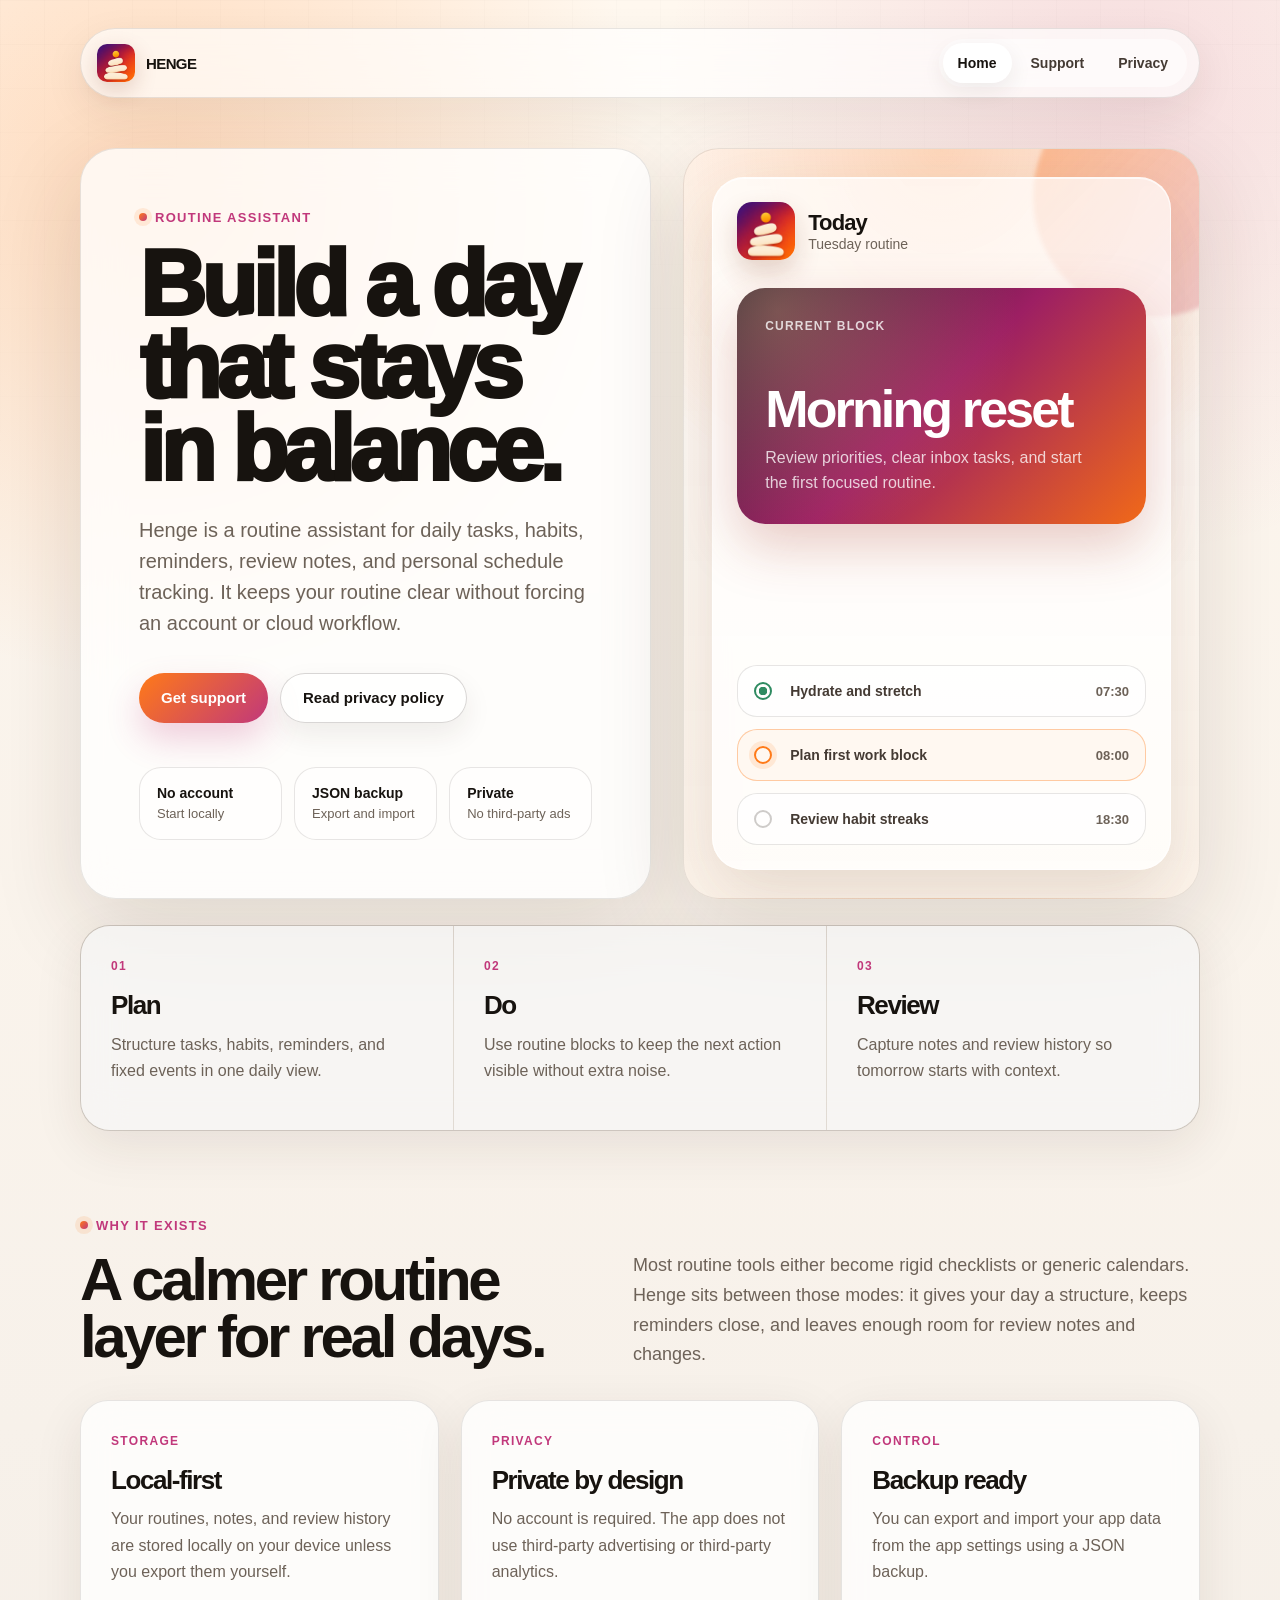
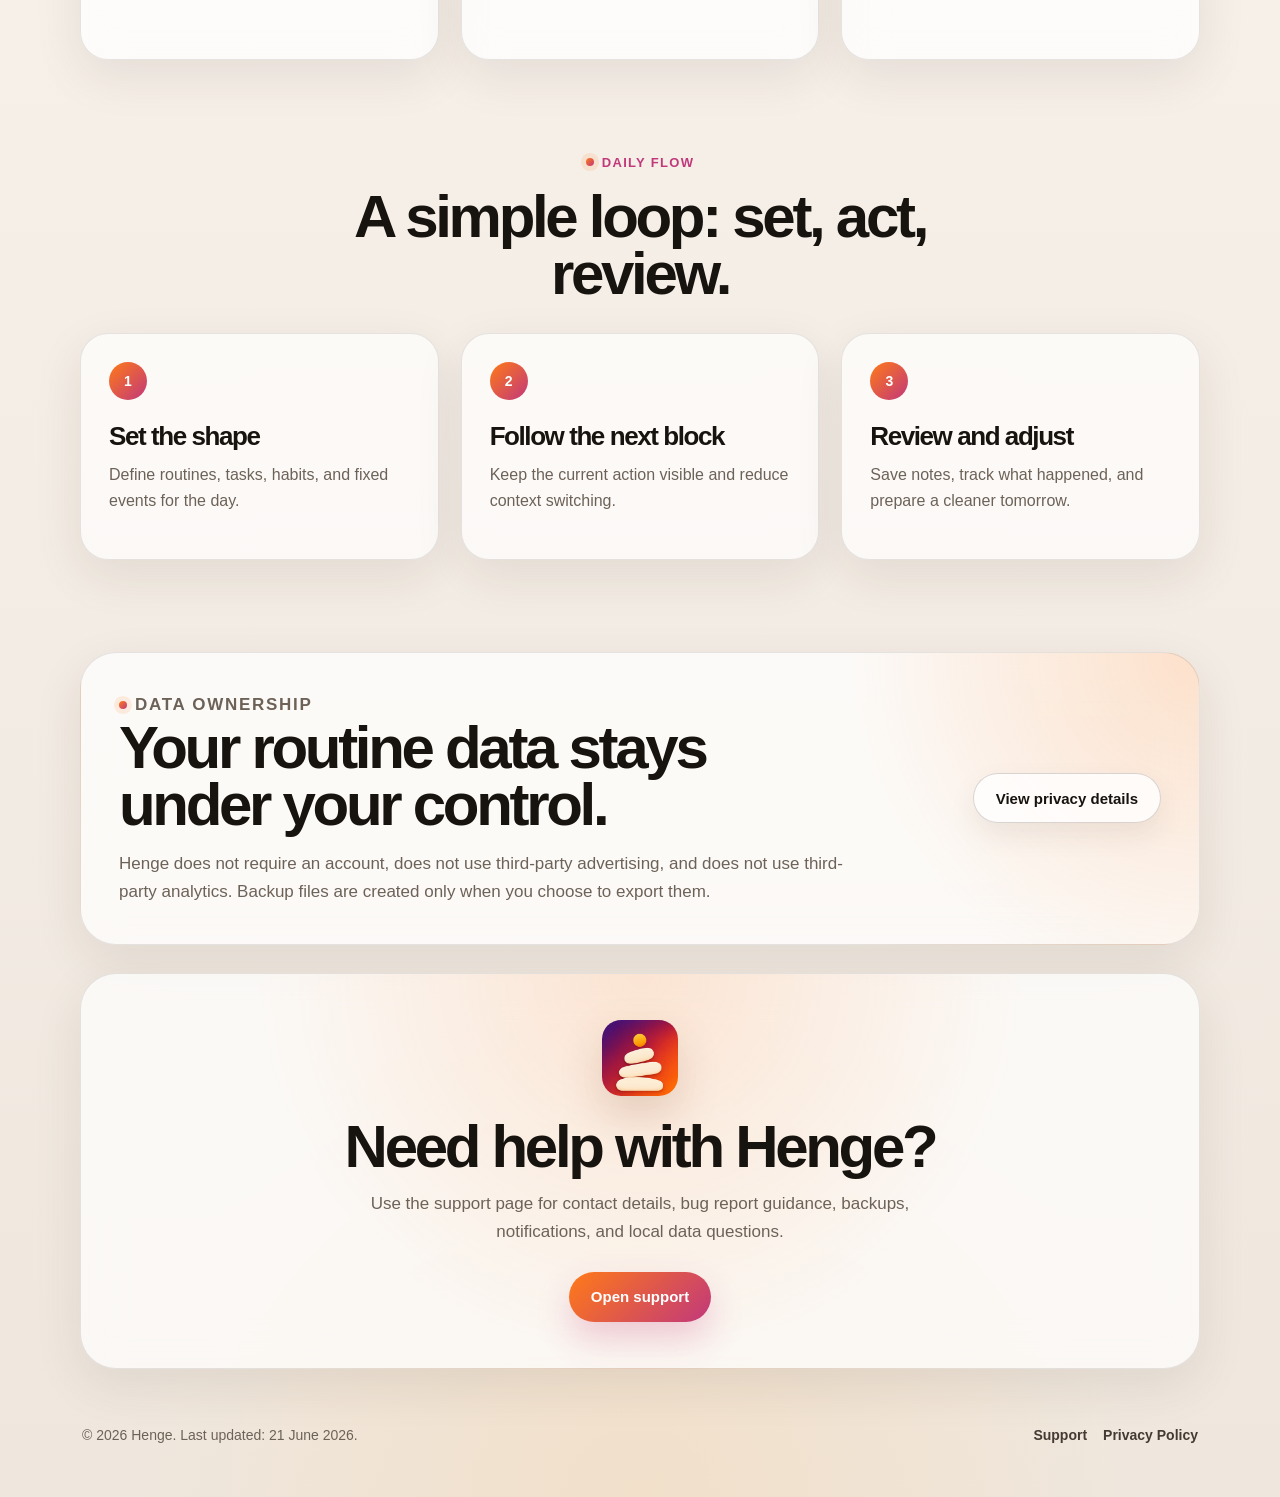
<file: index.html>
<!doctype html>
<html lang="en">
<head>
  <meta charset="utf-8">
  <meta name="viewport" content="width=device-width, initial-scale=1">

  <title>HENGE — Routine assistant</title>
  <meta name="description" content="Henge is a routine assistant app for daily routines, habits, reminders, review notes, and personal schedule tracking.">

  <link rel="stylesheet" href="style.css">
  <link rel="icon" href="assets/favicon.ico">
  <link rel="apple-touch-icon" href="assets/apple-touch-icon.png">
  <link rel="manifest" href="site.webmanifest">

  <meta property="og:title" content="HENGE">
  <meta property="og:description" content="A routine assistant app for routines, habits, reminders, notes, and review.">
  <meta property="og:image" content="assets/og-image.png">
  <meta property="og:type" content="website">

  <meta name="theme-color" content="#fff8ef">
</head>
<body>
  <a class="skip-link" href="#main">Skip to content</a>

  <div class="site-shell">
    <header class="site-header">
      <a class="brand" href="./" aria-label="Henge home">
        <img src="assets/henge-icon.png" alt="" class="brand-icon">
        <span>HENGE</span>
      </a>

      <nav class="site-nav" aria-label="Main navigation">
        <a aria-current="page" href="./">Home</a>
        <a href="support.html">Support</a>
        <a href="privacy.html">Privacy</a>
      </nav>
    </header>

    <main id="main">
      <section class="hero" aria-labelledby="hero-title">
        <div class="hero-copy">
          <p class="eyebrow">Routine assistant</p>
          <h1 id="hero-title">Build a day that stays in balance.</h1>
          <p class="hero-text">Henge is a routine assistant for daily tasks, habits, reminders, review notes, and personal schedule tracking. It keeps your routine clear without forcing an account or cloud workflow.</p>

          <div class="hero-actions" aria-label="Primary actions">
            <a class="button primary" href="support.html">Get support</a>
            <a class="button secondary" href="privacy.html">Read privacy policy</a>
          </div>

          <dl class="proof-grid" aria-label="Henge highlights">
            <div>
              <dt>No account</dt>
              <dd>Start locally</dd>
            </div>
            <div>
              <dt>JSON backup</dt>
              <dd>Export and import</dd>
            </div>
            <div>
              <dt>Private</dt>
              <dd>No third-party ads</dd>
            </div>
          </dl>
        </div>

        <div class="hero-visual" aria-label="Henge routine preview">
          <div class="device-card">
            <div class="device-topbar">
              <img src="assets/henge-icon.png" alt="" class="device-icon">
              <div>
                <strong>Today</strong>
                <span>Tuesday routine</span>
              </div>
            </div>

            <div class="focus-card">
              <span class="focus-label">Current block</span>
              <h2>Morning reset</h2>
              <p>Review priorities, clear inbox tasks, and start the first focused routine.</p>
            </div>

            <div class="task-list" aria-hidden="true">
              <div class="task-row complete"><span></span><p>Hydrate and stretch</p><time>07:30</time></div>
              <div class="task-row active"><span></span><p>Plan first work block</p><time>08:00</time></div>
              <div class="task-row"><span></span><p>Review habit streaks</p><time>18:30</time></div>
            </div>
          </div>
        </div>
      </section>

      <section class="feature-strip" aria-label="Core product promises">
        <article>
          <span class="feature-number">01</span>
          <h2>Plan</h2>
          <p>Structure tasks, habits, reminders, and fixed events in one daily view.</p>
        </article>
        <article>
          <span class="feature-number">02</span>
          <h2>Do</h2>
          <p>Use routine blocks to keep the next action visible without extra noise.</p>
        </article>
        <article>
          <span class="feature-number">03</span>
          <h2>Review</h2>
          <p>Capture notes and review history so tomorrow starts with context.</p>
        </article>
      </section>

      <section class="section intro-section" aria-labelledby="why-title">
        <div class="section-heading">
          <p class="eyebrow">Why it exists</p>
          <h2 id="why-title">A calmer routine layer for real days.</h2>
        </div>
        <div class="section-copy">
          <p>Most routine tools either become rigid checklists or generic calendars. Henge sits between those modes: it gives your day a structure, keeps reminders close, and leaves enough room for review notes and changes.</p>
        </div>
      </section>

      <section class="cards-grid" aria-label="Henge features">
        <article class="info-card">
          <span class="card-kicker">Storage</span>
          <h3>Local-first</h3>
          <p>Your routines, notes, and review history are stored locally on your device unless you export them yourself.</p>
        </article>

        <article class="info-card">
          <span class="card-kicker">Privacy</span>
          <h3>Private by design</h3>
          <p>No account is required. The app does not use third-party advertising or third-party analytics.</p>
        </article>

        <article class="info-card">
          <span class="card-kicker">Control</span>
          <h3>Backup ready</h3>
          <p>You can export and import your app data from the app settings using a JSON backup.</p>
        </article>
      </section>

      <section class="workflow" aria-labelledby="workflow-title">
        <div class="section-heading centered">
          <p class="eyebrow">Daily flow</p>
          <h2 id="workflow-title">A simple loop: set, act, review.</h2>
        </div>

        <div class="timeline">
          <article>
            <span>1</span>
            <h3>Set the shape</h3>
            <p>Define routines, tasks, habits, and fixed events for the day.</p>
          </article>
          <article>
            <span>2</span>
            <h3>Follow the next block</h3>
            <p>Keep the current action visible and reduce context switching.</p>
          </article>
          <article>
            <span>3</span>
            <h3>Review and adjust</h3>
            <p>Save notes, track what happened, and prepare a cleaner tomorrow.</p>
          </article>
        </div>
      </section>

      <section class="privacy-band" aria-labelledby="privacy-title">
        <div>
          <p class="eyebrow">Data ownership</p>
          <h2 id="privacy-title">Your routine data stays under your control.</h2>
          <p>Henge does not require an account, does not use third-party advertising, and does not use third-party analytics. Backup files are created only when you choose to export them.</p>
        </div>
        <a class="button secondary" href="privacy.html">View privacy details</a>
      </section>

      <section class="final-cta" aria-labelledby="support-title">
        <img src="assets/henge-icon.png" alt="" class="cta-icon">
        <h2 id="support-title">Need help with Henge?</h2>
        <p>Use the support page for contact details, bug report guidance, backups, notifications, and local data questions.</p>
        <a class="button primary" href="support.html">Open support</a>
      </section>
    </main>

    <footer class="site-footer">
      <p>© 2026 Henge. Last updated: 21 June 2026.</p>
      <div>
        <a href="support.html">Support</a>
        <a href="privacy.html">Privacy Policy</a>
      </div>
    </footer>
  </div>
</body>
</html>
</file>
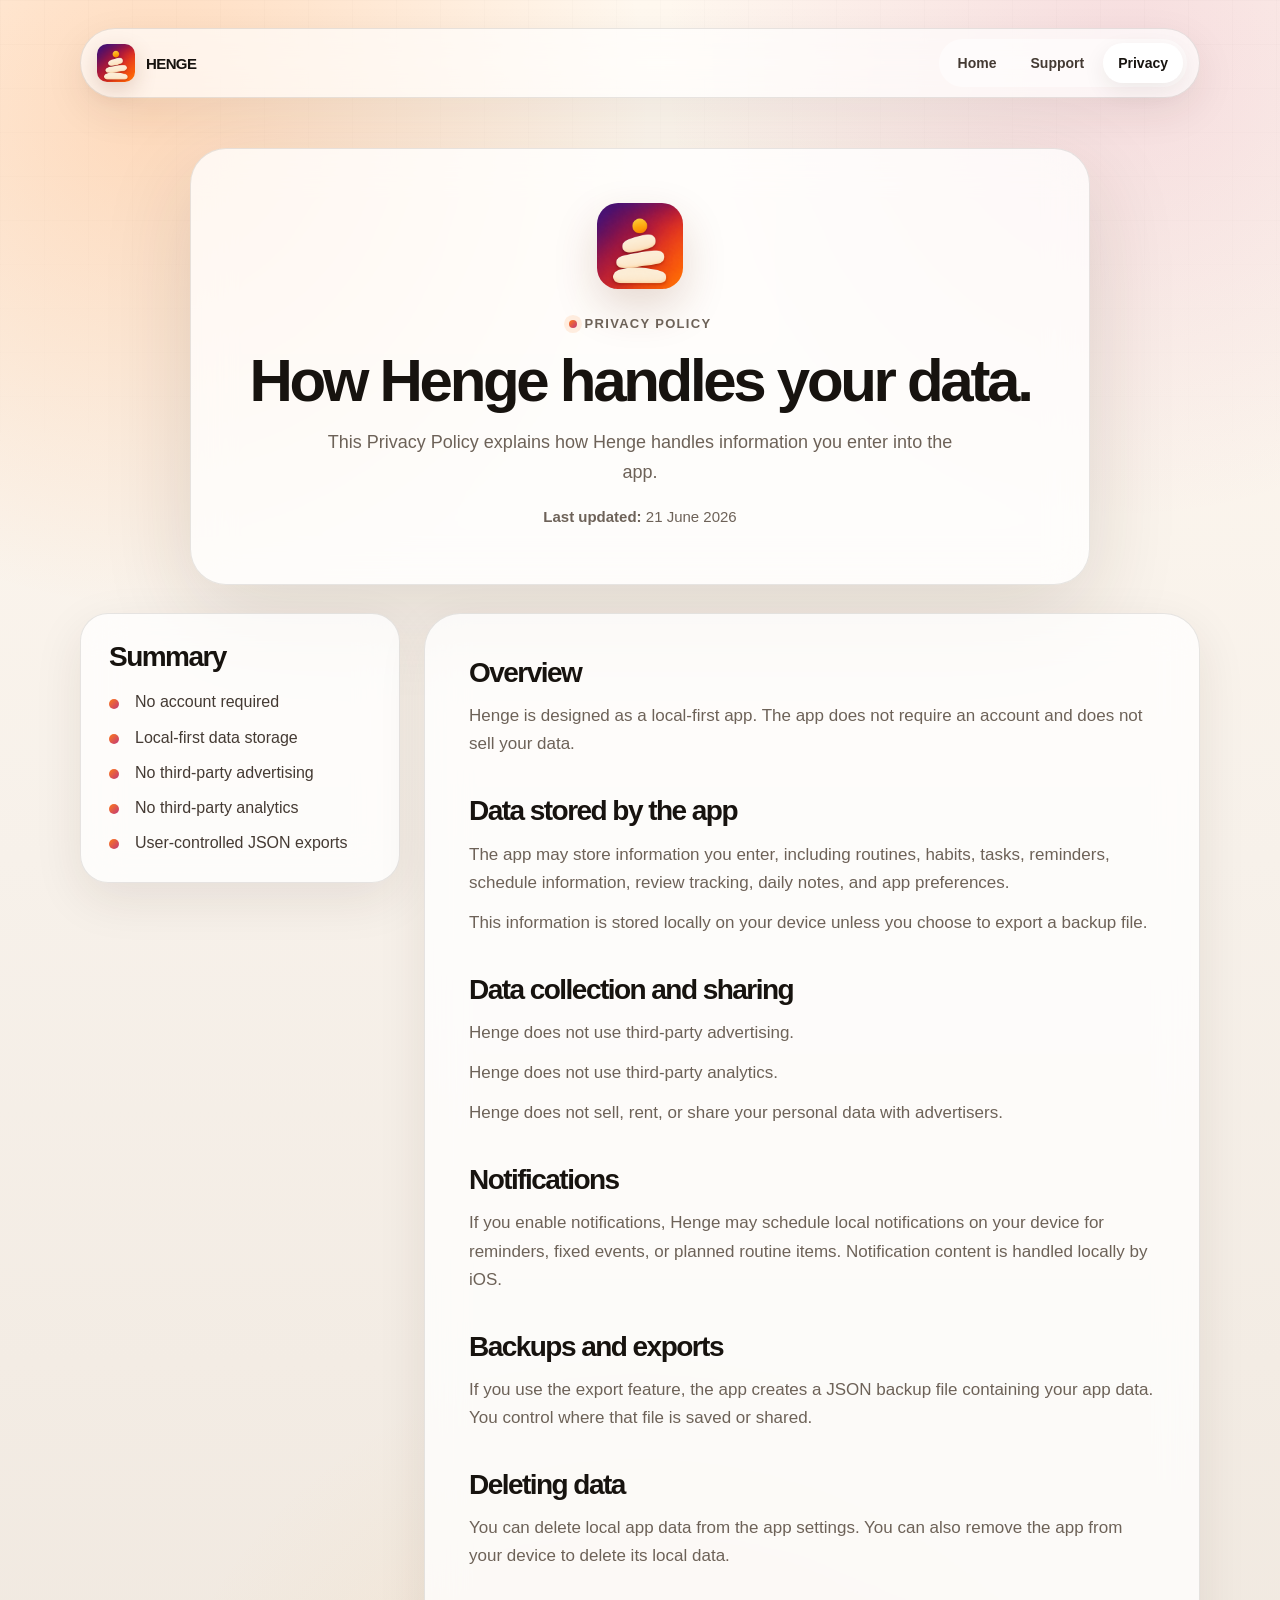
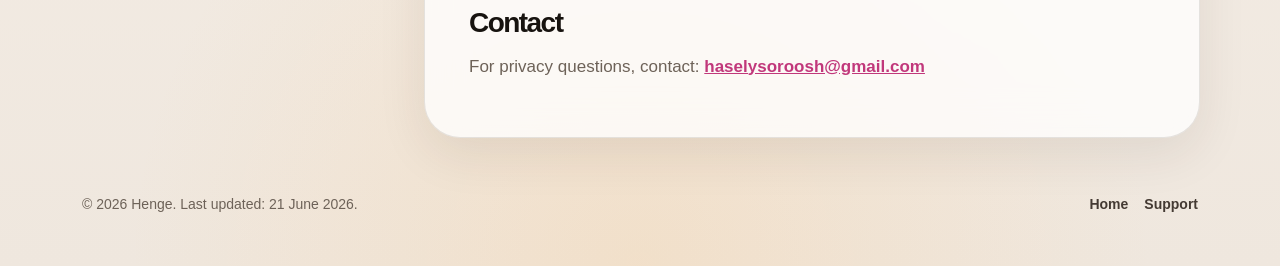
<file: privacy.html>
<!doctype html>
<html lang="en">
<head>
  <meta charset="utf-8">
  <meta name="viewport" content="width=device-width, initial-scale=1">

  <title>Henge Privacy Policy</title>
  <meta name="description" content="Privacy policy for Henge, a routine assistant app.">

  <link rel="stylesheet" href="style.css">
  <link rel="icon" href="assets/favicon.ico">
  <link rel="apple-touch-icon" href="assets/apple-touch-icon.png">
  <link rel="manifest" href="site.webmanifest">

  <meta property="og:title" content="Henge Privacy Policy">
  <meta property="og:description" content="Privacy policy for Henge, a routine assistant app.">
  <meta property="og:image" content="assets/og-image.png">
  <meta property="og:type" content="website">

  <meta name="theme-color" content="#fff8ef">
</head>
<body>
  <a class="skip-link" href="#main">Skip to content</a>

  <div class="site-shell">
    <header class="site-header">
      <a class="brand" href="./" aria-label="Henge home">
        <img src="assets/henge-icon.png" alt="" class="brand-icon">
        <span>HENGE</span>
      </a>

      <nav class="site-nav" aria-label="Main navigation">
        <a href="./">Home</a>
        <a href="support.html">Support</a>
        <a aria-current="page" href="privacy.html">Privacy</a>
      </nav>
    </header>

    <main id="main">
      <section class="subpage-hero policy-hero">
        <img class="page-icon" src="assets/henge-icon.png" alt="Henge app icon">
        <p class="eyebrow">Privacy Policy</p>
        <h1>How Henge handles your data.</h1>
        <p>This Privacy Policy explains how Henge handles information you enter into the app.</p>
        <p class="last-updated"><strong>Last updated:</strong> 21 June 2026</p>
      </section>

      <section class="policy-layout">
        <aside class="policy-summary" aria-label="Privacy summary">
          <h2>Summary</h2>
          <ul>
            <li>No account required</li>
            <li>Local-first data storage</li>
            <li>No third-party advertising</li>
            <li>No third-party analytics</li>
            <li>User-controlled JSON exports</li>
          </ul>
        </aside>

        <article class="policy-card">
          <h2>Overview</h2>
          <p>Henge is designed as a local-first app. The app does not require an account and does not sell your data.</p>

          <h2>Data stored by the app</h2>
          <p>The app may store information you enter, including routines, habits, tasks, reminders, schedule information, review tracking, daily notes, and app preferences.</p>
          <p>This information is stored locally on your device unless you choose to export a backup file.</p>

          <h2>Data collection and sharing</h2>
          <p>Henge does not use third-party advertising.</p>
          <p>Henge does not use third-party analytics.</p>
          <p>Henge does not sell, rent, or share your personal data with advertisers.</p>

          <h2>Notifications</h2>
          <p>If you enable notifications, Henge may schedule local notifications on your device for reminders, fixed events, or planned routine items. Notification content is handled locally by iOS.</p>

          <h2>Backups and exports</h2>
          <p>If you use the export feature, the app creates a JSON backup file containing your app data. You control where that file is saved or shared.</p>

          <h2>Deleting data</h2>
          <p>You can delete local app data from the app settings. You can also remove the app from your device to delete its local data.</p>

          <h2>Contact</h2>
          <p>For privacy questions, contact: <a href="mailto:haselysoroosh@gmail.com">haselysoroosh@gmail.com</a></p>
        </article>
      </section>
    </main>

    <footer class="site-footer">
      <p>© 2026 Henge. Last updated: 21 June 2026.</p>
      <div>
        <a href="./">Home</a>
        <a href="support.html">Support</a>
      </div>
    </footer>
  </div>
</body>
</html>
</file>
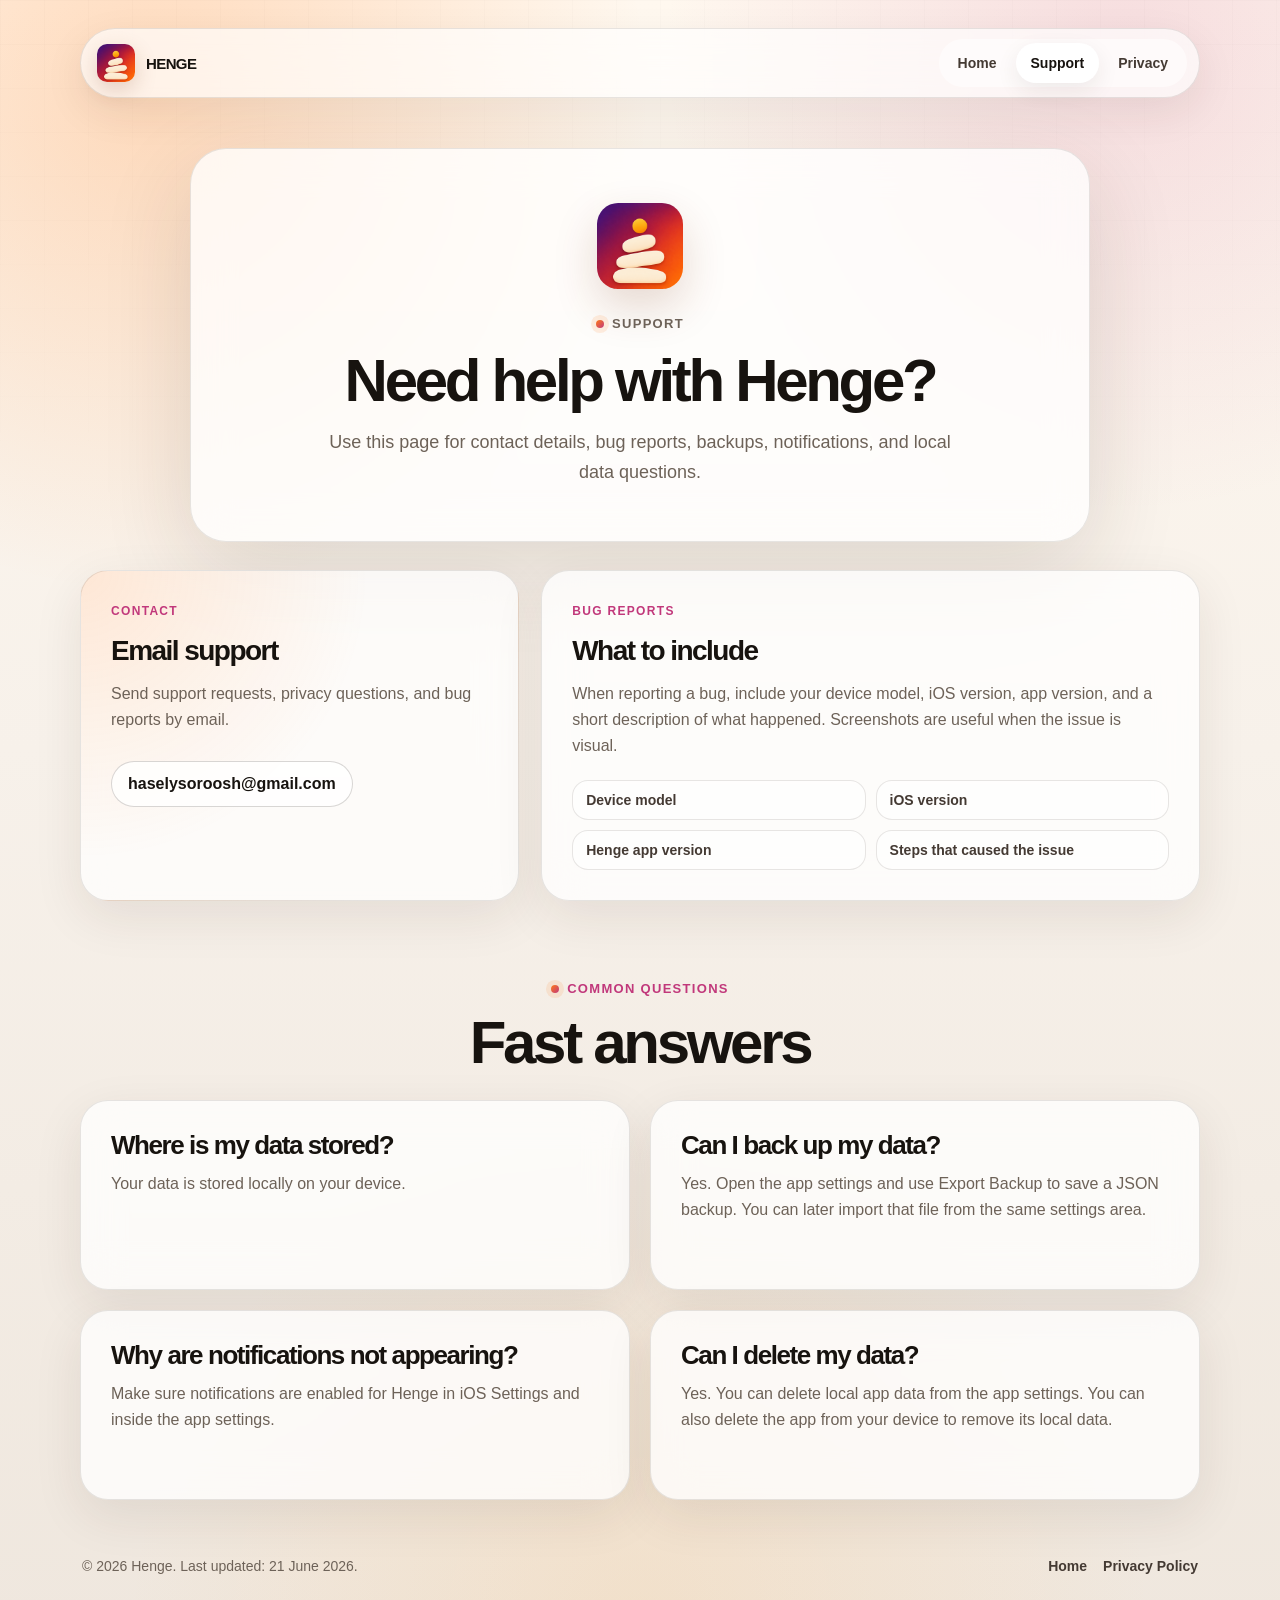
<file: support.html>
<!doctype html>
<html lang="en">
<head>
  <meta charset="utf-8">
  <meta name="viewport" content="width=device-width, initial-scale=1">

  <title>Henge Support</title>
  <meta name="description" content="Support, troubleshooting, and contact information for Henge.">

  <link rel="stylesheet" href="style.css">
  <link rel="icon" href="assets/favicon.ico">
  <link rel="apple-touch-icon" href="assets/apple-touch-icon.png">
  <link rel="manifest" href="site.webmanifest">

  <meta property="og:title" content="Henge Support">
  <meta property="og:description" content="Support, troubleshooting, and contact information for Henge.">
  <meta property="og:image" content="assets/og-image.png">
  <meta property="og:type" content="website">

  <meta name="theme-color" content="#fff8ef">
</head>
<body>
  <a class="skip-link" href="#main">Skip to content</a>

  <div class="site-shell">
    <header class="site-header">
      <a class="brand" href="./" aria-label="Henge home">
        <img src="assets/henge-icon.png" alt="" class="brand-icon">
        <span>HENGE</span>
      </a>

      <nav class="site-nav" aria-label="Main navigation">
        <a href="./">Home</a>
        <a aria-current="page" href="support.html">Support</a>
        <a href="privacy.html">Privacy</a>
      </nav>
    </header>

    <main id="main">
      <section class="subpage-hero">
        <img class="page-icon" src="assets/henge-icon.png" alt="Henge app icon">
        <p class="eyebrow">Support</p>
        <h1>Need help with Henge?</h1>
        <p>Use this page for contact details, bug reports, backups, notifications, and local data questions.</p>
      </section>

      <section class="support-layout" aria-label="Support information">
        <article class="contact-card">
          <span class="card-kicker">Contact</span>
          <h2>Email support</h2>
          <p>Send support requests, privacy questions, and bug reports by email.</p>
          <a class="email-link" href="mailto:haselysoroosh@gmail.com">haselysoroosh@gmail.com</a>
        </article>

        <article class="info-card large-card">
          <span class="card-kicker">Bug reports</span>
          <h2>What to include</h2>
          <p>When reporting a bug, include your device model, iOS version, app version, and a short description of what happened. Screenshots are useful when the issue is visual.</p>
          <ul class="clean-list">
            <li>Device model</li>
            <li>iOS version</li>
            <li>Henge app version</li>
            <li>Steps that caused the issue</li>
          </ul>
        </article>
      </section>

      <section class="faq-section" aria-labelledby="faq-title">
        <div class="section-heading centered">
          <p class="eyebrow">Common questions</p>
          <h2 id="faq-title">Fast answers</h2>
        </div>

        <div class="faq-grid">
          <article class="faq-card">
            <h3>Where is my data stored?</h3>
            <p>Your data is stored locally on your device.</p>
          </article>

          <article class="faq-card">
            <h3>Can I back up my data?</h3>
            <p>Yes. Open the app settings and use Export Backup to save a JSON backup. You can later import that file from the same settings area.</p>
          </article>

          <article class="faq-card">
            <h3>Why are notifications not appearing?</h3>
            <p>Make sure notifications are enabled for Henge in iOS Settings and inside the app settings.</p>
          </article>

          <article class="faq-card">
            <h3>Can I delete my data?</h3>
            <p>Yes. You can delete local app data from the app settings. You can also delete the app from your device to remove its local data.</p>
          </article>
        </div>
      </section>
    </main>

    <footer class="site-footer">
      <p>© 2026 Henge. Last updated: 21 June 2026.</p>
      <div>
        <a href="./">Home</a>
        <a href="privacy.html">Privacy Policy</a>
      </div>
    </footer>
  </div>
</body>
</html>
</file>
<file: style.css>
:root {
  color-scheme: light;
  --page: #f7f1ea;
  --page-warm: #fff8ef;
  --surface: rgba(255, 255, 255, 0.76);
  --surface-solid: #ffffff;
  --surface-muted: rgba(255, 247, 237, 0.72);
  --text: #17130f;
  --muted: #6d6258;
  --muted-strong: #443a33;
  --line: rgba(42, 31, 22, 0.11);
  --line-strong: rgba(42, 31, 22, 0.18);
  --accent: #ff7a18;
  --accent-2: #c1387b;
  --accent-3: #5b2cab;
  --success: #2f8b61;
  --shadow: 0 28px 90px rgba(55, 36, 22, 0.14);
  --soft-shadow: 0 16px 50px rgba(55, 36, 22, 0.09);
  --radius-xl: 36px;
  --radius-lg: 28px;
  --radius-md: 20px;
  --content: 1120px;
}

* {
  box-sizing: border-box;
}

html {
  min-height: 100%;
  background: var(--page);
  scroll-behavior: smooth;
}

body {
  margin: 0;
  min-height: 100%;
  color: var(--text);
  font-family: -apple-system, BlinkMacSystemFont, "SF Pro Display", "SF Pro Text", "Segoe UI", sans-serif;
  text-rendering: optimizeLegibility;
  background:
    radial-gradient(circle at 12% 6%, rgba(255, 122, 24, 0.24), transparent 31rem),
    radial-gradient(circle at 88% 3%, rgba(193, 56, 123, 0.14), transparent 29rem),
    radial-gradient(circle at 50% 100%, rgba(255, 184, 94, 0.16), transparent 32rem),
    linear-gradient(180deg, #fff8ef 0%, #f7f1ea 46%, #efe7de 100%);
}

body::before {
  content: "";
  position: fixed;
  inset: 0;
  pointer-events: none;
  opacity: 0.45;
  background-image: linear-gradient(rgba(23, 19, 15, 0.04) 1px, transparent 1px), linear-gradient(90deg, rgba(23, 19, 15, 0.04) 1px, transparent 1px);
  background-size: 44px 44px;
  mask-image: linear-gradient(to bottom, rgba(0, 0, 0, 0.75), transparent 72%);
}

img {
  max-width: 100%;
}

a {
  color: inherit;
}

.skip-link {
  position: absolute;
  left: 16px;
  top: -80px;
  z-index: 10;
  padding: 10px 14px;
  border-radius: 999px;
  color: #fff;
  background: var(--text);
  text-decoration: none;
}

.skip-link:focus {
  top: 16px;
}

.site-shell {
  position: relative;
  width: min(var(--content), calc(100% - 48px));
  margin: 0 auto;
  padding: 28px 0 54px;
}

.site-header {
  position: sticky;
  top: 16px;
  z-index: 5;
  display: flex;
  align-items: center;
  justify-content: space-between;
  gap: 20px;
  min-height: 64px;
  margin-bottom: 50px;
  padding: 10px 12px 10px 16px;
  border: 1px solid var(--line);
  border-radius: 999px;
  background: rgba(255, 255, 255, 0.66);
  box-shadow: 0 14px 42px rgba(55, 36, 22, 0.08);
  backdrop-filter: blur(22px);
}

.brand {
  display: inline-flex;
  align-items: center;
  gap: 11px;
  min-width: 0;
  color: var(--text);
  text-decoration: none;
  font-size: 15px;
  font-weight: 900;
  letter-spacing: -0.04em;
}

.brand-icon {
  width: 38px;
  height: 38px;
  flex: 0 0 auto;
  object-fit: cover;
  border-radius: 10px;
  box-shadow: 0 8px 22px rgba(119, 49, 18, 0.20);
}

.site-nav {
  display: flex;
  align-items: center;
  gap: 4px;
  padding: 4px;
  border-radius: 999px;
  background: rgba(255, 255, 255, 0.52);
}

.site-nav a {
  display: inline-flex;
  align-items: center;
  justify-content: center;
  min-height: 40px;
  padding: 0 15px;
  border-radius: 999px;
  color: var(--muted-strong);
  text-decoration: none;
  font-size: 14px;
  font-weight: 700;
  white-space: nowrap;
}

.site-nav a:hover,
.site-nav a[aria-current="page"] {
  color: var(--text);
  background: var(--surface-solid);
  box-shadow: 0 8px 22px rgba(55, 36, 22, 0.08);
}

.hero {
  display: grid;
  grid-template-columns: minmax(0, 1.05fr) minmax(360px, 0.95fr);
  gap: 32px;
  align-items: stretch;
  margin-bottom: 26px;
}

.hero-copy,
.hero-visual,
.feature-strip,
.info-card,
.privacy-band,
.final-cta,
.subpage-hero,
.contact-card,
.policy-card,
.policy-summary,
.faq-card {
  border: 1px solid var(--line);
  background: var(--surface);
  box-shadow: var(--soft-shadow);
  backdrop-filter: blur(20px);
}

.hero-copy {
  min-height: 620px;
  padding: 58px;
  border-radius: var(--radius-xl);
  box-shadow: var(--shadow);
}

.eyebrow {
  display: inline-flex;
  align-items: center;
  gap: 8px;
  margin: 0 0 18px;
  color: var(--accent-2);
  font-size: 13px;
  font-weight: 850;
  letter-spacing: 0.10em;
  text-transform: uppercase;
}

.eyebrow::before {
  content: "";
  width: 8px;
  height: 8px;
  border-radius: 999px;
  background: linear-gradient(135deg, var(--accent), var(--accent-2));
  box-shadow: 0 0 0 5px rgba(255, 122, 24, 0.12);
}

h1,
h2,
h3,
p {
  margin-top: 0;
}

h1,
h2,
h3 {
  letter-spacing: -0.055em;
  color: var(--text);
}

.hero h1 {
  max-width: 720px;
  margin-bottom: 24px;
  font-size: clamp(56px, 8vw, 92px);
  line-height: 0.9;
  font-weight: 950;
}

.hero-text {
  max-width: 650px;
  margin-bottom: 34px;
  color: var(--muted);
  font-size: 20px;
  line-height: 1.55;
}

.hero-actions {
  display: flex;
  flex-wrap: wrap;
  gap: 12px;
  margin-bottom: 44px;
}

.button {
  display: inline-flex;
  align-items: center;
  justify-content: center;
  min-height: 50px;
  padding: 0 22px;
  border-radius: 999px;
  text-decoration: none;
  font-size: 15px;
  font-weight: 820;
  transition: transform 160ms ease, box-shadow 160ms ease, background 160ms ease;
}

.button:hover {
  transform: translateY(-1px);
}

.button.primary {
  color: #fff;
  background: linear-gradient(135deg, var(--accent), var(--accent-2));
  box-shadow: 0 16px 34px rgba(193, 56, 123, 0.24);
}

.button.secondary {
  color: var(--text);
  border: 1px solid var(--line-strong);
  background: rgba(255, 255, 255, 0.78);
  box-shadow: 0 12px 28px rgba(55, 36, 22, 0.08);
}

.proof-grid {
  display: grid;
  grid-template-columns: repeat(3, minmax(0, 1fr));
  gap: 12px;
  margin: 0;
}

.proof-grid div {
  padding: 17px;
  border: 1px solid var(--line);
  border-radius: 22px;
  background: rgba(255, 255, 255, 0.58);
}

.proof-grid dt {
  margin-bottom: 4px;
  color: var(--text);
  font-size: 14px;
  font-weight: 850;
}

.proof-grid dd {
  margin: 0;
  color: var(--muted);
  font-size: 13px;
  line-height: 1.35;
}

.hero-visual {
  position: relative;
  overflow: hidden;
  min-height: 620px;
  padding: 28px;
  border-radius: var(--radius-xl);
  background:
    radial-gradient(circle at 50% 0%, rgba(255, 122, 24, 0.28), transparent 24rem),
    linear-gradient(180deg, rgba(255, 255, 255, 0.78), rgba(255, 245, 235, 0.74));
  box-shadow: var(--shadow);
}

.hero-visual::before {
  content: "";
  position: absolute;
  width: 240px;
  height: 240px;
  right: -74px;
  top: -72px;
  border-radius: 999px;
  background: linear-gradient(135deg, rgba(255, 122, 24, 0.36), rgba(193, 56, 123, 0.22));
  filter: blur(2px);
}

.device-card {
  position: relative;
  display: flex;
  flex-direction: column;
  min-height: 100%;
  padding: 24px;
  border: 1px solid rgba(255, 255, 255, 0.68);
  border-radius: 32px;
  background: rgba(255, 255, 255, 0.70);
  box-shadow: inset 0 1px 0 rgba(255, 255, 255, 0.72), 0 26px 68px rgba(90, 45, 17, 0.15);
}

.device-topbar {
  display: flex;
  align-items: center;
  gap: 13px;
  margin-bottom: 28px;
}

.device-icon {
  width: 58px;
  height: 58px;
  object-fit: cover;
  border-radius: 15px;
  box-shadow: 0 12px 26px rgba(119, 49, 18, 0.20);
}

.device-topbar strong,
.device-topbar span {
  display: block;
}

.device-topbar strong {
  font-size: 22px;
  letter-spacing: -0.04em;
}

.device-topbar span {
  color: var(--muted);
  font-size: 14px;
}

.focus-card {
  padding: 28px;
  border-radius: 28px;
  color: #fff;
  background:
    radial-gradient(circle at 10% 10%, rgba(255, 210, 135, 0.32), transparent 15rem),
    linear-gradient(135deg, #25162f, #9d1f63 48%, #f16918);
  box-shadow: 0 22px 54px rgba(166, 55, 41, 0.26);
}

.focus-label {
  display: inline-flex;
  margin-bottom: 52px;
  color: rgba(255, 255, 255, 0.78);
  font-size: 12px;
  font-weight: 820;
  letter-spacing: 0.10em;
  text-transform: uppercase;
}

.focus-card h2 {
  margin-bottom: 12px;
  color: #fff;
  font-size: clamp(34px, 5vw, 52px);
  line-height: 0.95;
}

.focus-card p {
  max-width: 320px;
  margin-bottom: 0;
  color: rgba(255, 255, 255, 0.78);
  line-height: 1.55;
}

.task-list {
  display: grid;
  gap: 12px;
  margin-top: auto;
  padding-top: 24px;
}

.task-row {
  display: grid;
  grid-template-columns: 24px minmax(0, 1fr) auto;
  gap: 12px;
  align-items: center;
  padding: 16px;
  border: 1px solid var(--line);
  border-radius: 20px;
  background: rgba(255, 255, 255, 0.68);
}

.task-row span {
  width: 18px;
  height: 18px;
  border: 2px solid rgba(68, 58, 51, 0.26);
  border-radius: 999px;
}

.task-row.complete span {
  border-color: var(--success);
  background: radial-gradient(circle, var(--success) 42%, transparent 45%);
}

.task-row.active {
  border-color: rgba(255, 122, 24, 0.36);
  background: rgba(255, 248, 239, 0.88);
}

.task-row.active span {
  border-color: var(--accent);
  box-shadow: 0 0 0 5px rgba(255, 122, 24, 0.13);
}

.task-row p {
  overflow: hidden;
  margin: 0;
  color: var(--muted-strong);
  font-size: 14px;
  font-weight: 700;
  text-overflow: ellipsis;
  white-space: nowrap;
}

.task-row time {
  color: var(--muted);
  font-size: 13px;
  font-weight: 750;
}

.feature-strip {
  display: grid;
  grid-template-columns: repeat(3, 1fr);
  gap: 1px;
  overflow: hidden;
  margin-bottom: 84px;
  border-radius: 30px;
  background: var(--line);
}

.feature-strip article {
  padding: 30px;
  background: rgba(255, 255, 255, 0.72);
}

.feature-number,
.card-kicker {
  display: inline-block;
  margin-bottom: 18px;
  color: var(--accent-2);
  font-size: 12px;
  font-weight: 900;
  letter-spacing: 0.11em;
  text-transform: uppercase;
}

.feature-strip h2,
.info-card h3,
.timeline h3,
.faq-card h3 {
  margin-bottom: 12px;
  font-size: 26px;
  line-height: 1.08;
}

.feature-strip p,
.info-card p,
.timeline p,
.privacy-band p,
.final-cta p,
.subpage-hero p,
.contact-card p,
.faq-card p,
.policy-card p,
.section-copy p {
  color: var(--muted);
  line-height: 1.65;
}

.section {
  display: grid;
  grid-template-columns: minmax(0, 0.92fr) minmax(0, 1.08fr);
  gap: 70px;
  align-items: start;
  margin-bottom: 30px;
}

.section-heading h2,
.privacy-band h2,
.final-cta h2,
.subpage-hero h1 {
  margin-bottom: 0;
  font-size: clamp(38px, 5vw, 60px);
  line-height: 0.96;
}

.section-copy {
  padding-top: 36px;
}

.section-copy p {
  margin-bottom: 0;
  font-size: 18px;
}

.centered {
  max-width: 740px;
  margin-inline: auto;
  text-align: center;
}

.cards-grid {
  display: grid;
  grid-template-columns: repeat(3, 1fr);
  gap: 22px;
  margin-bottom: 92px;
}

.info-card,
.contact-card,
.faq-card {
  border-radius: var(--radius-lg);
  padding: 30px;
}

.info-card {
  min-height: 260px;
}

.workflow {
  margin-bottom: 92px;
}

.timeline {
  position: relative;
  display: grid;
  grid-template-columns: repeat(3, 1fr);
  gap: 22px;
  margin-top: 30px;
}

.timeline article {
  padding: 28px;
  border: 1px solid var(--line);
  border-radius: var(--radius-lg);
  background: rgba(255, 255, 255, 0.68);
  box-shadow: var(--soft-shadow);
}

.timeline span {
  display: inline-flex;
  align-items: center;
  justify-content: center;
  width: 38px;
  height: 38px;
  margin-bottom: 22px;
  border-radius: 999px;
  color: #fff;
  font-size: 14px;
  font-weight: 900;
  background: linear-gradient(135deg, var(--accent), var(--accent-2));
}

.privacy-band {
  display: grid;
  grid-template-columns: minmax(0, 1fr) auto;
  gap: 28px;
  align-items: center;
  margin-bottom: 28px;
  padding: 38px;
  border-radius: var(--radius-xl);
  background:
    radial-gradient(circle at 100% 0%, rgba(255, 122, 24, 0.20), transparent 22rem),
    rgba(255, 255, 255, 0.72);
}

.privacy-band h2 {
  max-width: 720px;
  margin-bottom: 16px;
}

.privacy-band p {
  max-width: 760px;
  margin-bottom: 0;
  font-size: 17px;
}

.final-cta {
  padding: 46px 34px;
  border-radius: var(--radius-xl);
  text-align: center;
  background:
    radial-gradient(circle at 50% 0%, rgba(255, 122, 24, 0.16), transparent 24rem),
    rgba(255, 255, 255, 0.70);
}

.cta-icon,
.page-icon {
  display: block;
  object-fit: cover;
  box-shadow: 0 18px 44px rgba(119, 49, 18, 0.18);
}

.cta-icon {
  width: 76px;
  height: 76px;
  margin: 0 auto 22px;
  border-radius: 19px;
}

.final-cta h2 {
  margin-bottom: 14px;
}

.final-cta p {
  max-width: 620px;
  margin: 0 auto 26px;
  font-size: 17px;
}

.site-footer {
  display: flex;
  justify-content: space-between;
  gap: 20px;
  margin-top: 36px;
  padding: 22px 2px 0;
  color: var(--muted);
  font-size: 14px;
}

.site-footer p {
  margin: 0;
}

.site-footer div {
  display: flex;
  gap: 16px;
}

.site-footer a {
  color: var(--muted-strong);
  text-decoration: none;
  font-weight: 700;
}

.subpage-hero {
  max-width: 900px;
  margin: 0 auto 28px;
  padding: 54px;
  border-radius: var(--radius-xl);
  text-align: center;
  box-shadow: var(--shadow);
}

.page-icon {
  width: 86px;
  height: 86px;
  margin: 0 auto 24px;
  border-radius: 21px;
}

.subpage-hero h1 {
  margin-bottom: 18px;
}

.subpage-hero p:not(.eyebrow) {
  max-width: 660px;
  margin: 0 auto;
  font-size: 18px;
}

.last-updated {
  margin-top: 18px !important;
  font-size: 15px !important;
}

.support-layout {
  display: grid;
  grid-template-columns: minmax(280px, 0.8fr) minmax(0, 1.2fr);
  gap: 22px;
  margin-bottom: 78px;
}

.contact-card {
  background:
    radial-gradient(circle at 0% 0%, rgba(255, 122, 24, 0.16), transparent 18rem),
    rgba(255, 255, 255, 0.72);
}

.contact-card h2,
.large-card h2,
.policy-summary h2,
.policy-card h2 {
  margin-bottom: 14px;
  font-size: 28px;
  line-height: 1.08;
}

.email-link {
  display: inline-flex;
  align-items: center;
  min-height: 46px;
  margin-top: 12px;
  padding: 0 16px;
  border: 1px solid var(--line-strong);
  border-radius: 999px;
  background: rgba(255, 255, 255, 0.78);
  color: var(--text);
  font-weight: 820;
  text-decoration: none;
}

.large-card {
  min-height: auto;
}

.clean-list {
  display: grid;
  grid-template-columns: repeat(2, minmax(0, 1fr));
  gap: 10px;
  margin: 20px 0 0;
  padding: 0;
  list-style: none;
}

.clean-list li {
  padding: 11px 13px;
  border: 1px solid var(--line);
  border-radius: 16px;
  color: var(--muted-strong);
  background: rgba(255, 255, 255, 0.58);
  font-size: 14px;
  font-weight: 750;
}

.faq-section {
  margin-bottom: 16px;
}

.faq-grid {
  display: grid;
  grid-template-columns: repeat(2, 1fr);
  gap: 20px;
  margin-top: 28px;
}

.faq-card {
  min-height: 190px;
}

.policy-layout {
  display: grid;
  grid-template-columns: 320px minmax(0, 1fr);
  gap: 24px;
  align-items: start;
}

.policy-summary {
  position: sticky;
  top: 104px;
  padding: 28px;
  border-radius: var(--radius-lg);
}

.policy-summary ul {
  display: grid;
  gap: 12px;
  margin: 18px 0 0;
  padding: 0;
  list-style: none;
}

.policy-summary li {
  position: relative;
  padding-left: 26px;
  color: var(--muted-strong);
  line-height: 1.45;
}

.policy-summary li::before {
  content: "";
  position: absolute;
  left: 0;
  top: 0.52em;
  width: 10px;
  height: 10px;
  border-radius: 999px;
  background: linear-gradient(135deg, var(--accent), var(--accent-2));
}

.policy-card {
  padding: 44px;
  border-radius: var(--radius-xl);
}

.policy-card h2:not(:first-child) {
  margin-top: 38px;
}

.policy-card p {
  margin-bottom: 12px;
  font-size: 17px;
}

.policy-card a {
  color: var(--accent-2);
  font-weight: 800;
}

@media (max-width: 980px) {
  .site-shell {
    width: min(100% - 32px, var(--content));
  }

  .hero {
    grid-template-columns: 1fr;
  }

  .hero-copy,
  .hero-visual {
    min-height: auto;
  }

  .hero-copy {
    padding: 44px;
  }

  .hero-visual {
    padding: 22px;
  }

  .feature-strip,
  .cards-grid,
  .timeline {
    grid-template-columns: 1fr;
  }

  .section,
  .privacy-band,
  .support-layout,
  .policy-layout {
    grid-template-columns: 1fr;
  }

  .section {
    gap: 14px;
  }

  .section-copy {
    padding-top: 0;
  }

  .policy-summary {
    position: static;
  }
}

@media (max-width: 720px) {
  body::before {
    background-size: 36px 36px;
  }

  .site-shell {
    width: min(100% - 24px, var(--content));
    padding-top: 16px;
  }

  .site-header {
    position: static;
    flex-direction: column;
    align-items: stretch;
    gap: 12px;
    margin-bottom: 24px;
    padding: 14px;
    border-radius: 26px;
  }

  .brand {
    justify-content: center;
  }

  .site-nav {
    justify-content: center;
    overflow-x: auto;
  }

  .site-nav a {
    flex: 1 0 auto;
    padding-inline: 12px;
  }

  .hero {
    gap: 18px;
  }

  .hero-copy {
    padding: 34px 22px;
    border-radius: 30px;
  }

  .hero h1 {
    font-size: clamp(48px, 15vw, 66px);
  }

  .hero-text,
  .section-copy p,
  .privacy-band p,
  .final-cta p,
  .subpage-hero p:not(.eyebrow) {
    font-size: 16px;
  }

  .hero-actions {
    margin-bottom: 28px;
  }

  .button {
    width: 100%;
  }

  .proof-grid {
    grid-template-columns: 1fr;
  }

  .device-card {
    padding: 18px;
    border-radius: 26px;
  }

  .focus-card {
    padding: 24px;
    border-radius: 24px;
  }

  .focus-label {
    margin-bottom: 34px;
  }

  .task-row {
    grid-template-columns: 22px minmax(0, 1fr);
  }

  .task-row time {
    display: none;
  }

  .feature-strip {
    margin-bottom: 56px;
    border-radius: 26px;
  }

  .feature-strip article,
  .info-card,
  .contact-card,
  .faq-card,
  .timeline article {
    padding: 24px;
  }

  .section-heading h2,
  .privacy-band h2,
  .final-cta h2,
  .subpage-hero h1 {
    font-size: clamp(34px, 11vw, 46px);
  }

  .cards-grid,
  .workflow {
    margin-bottom: 58px;
  }

  .privacy-band,
  .final-cta,
  .subpage-hero,
  .policy-card {
    padding: 28px 22px;
    border-radius: 30px;
  }

  .faq-grid,
  .clean-list {
    grid-template-columns: 1fr;
  }

  .policy-card h2:not(:first-child) {
    margin-top: 30px;
  }

  .site-footer {
    flex-direction: column;
    align-items: center;
    text-align: center;
  }
}

@media (prefers-reduced-motion: reduce) {
  html {
    scroll-behavior: auto;
  }

  *,
  *::before,
  *::after {
    animation-duration: 0.01ms !important;
    animation-iteration-count: 1 !important;
    scroll-behavior: auto !important;
    transition-duration: 0.01ms !important;
  }
}
</file>
